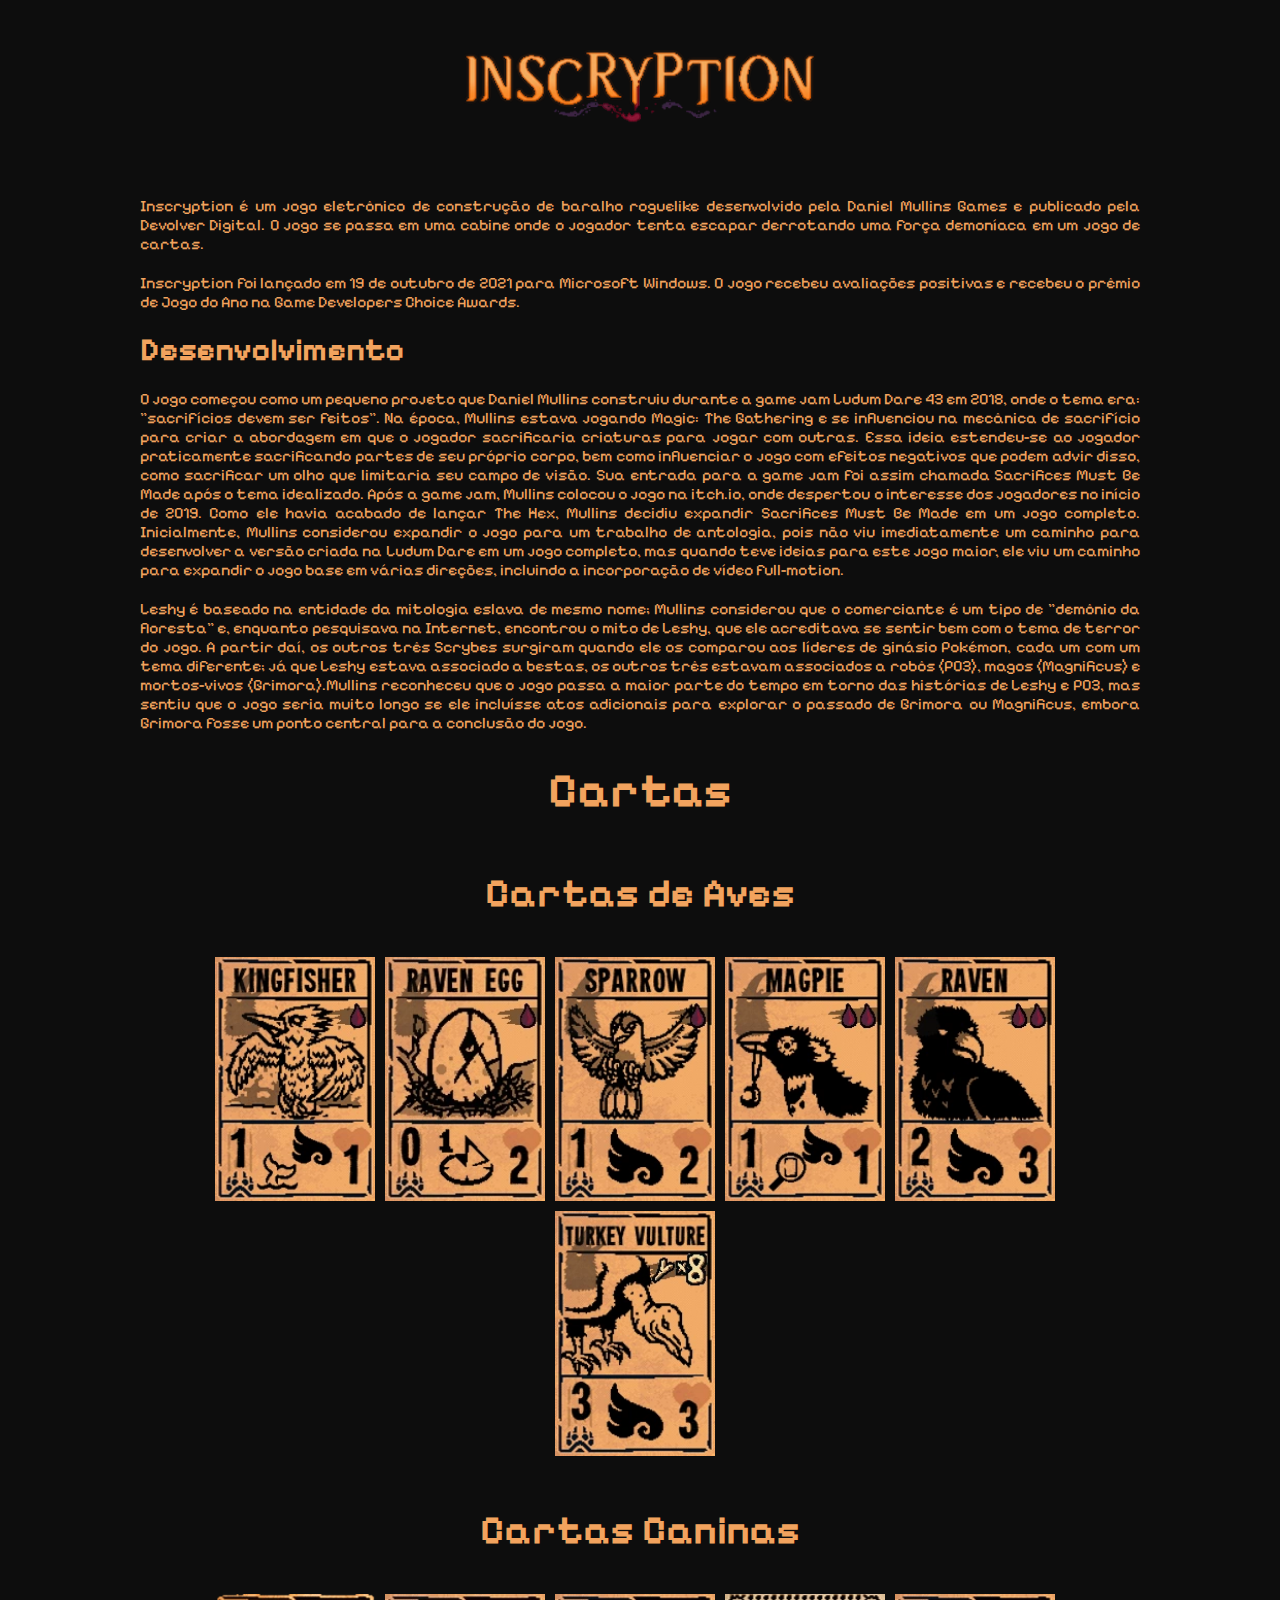
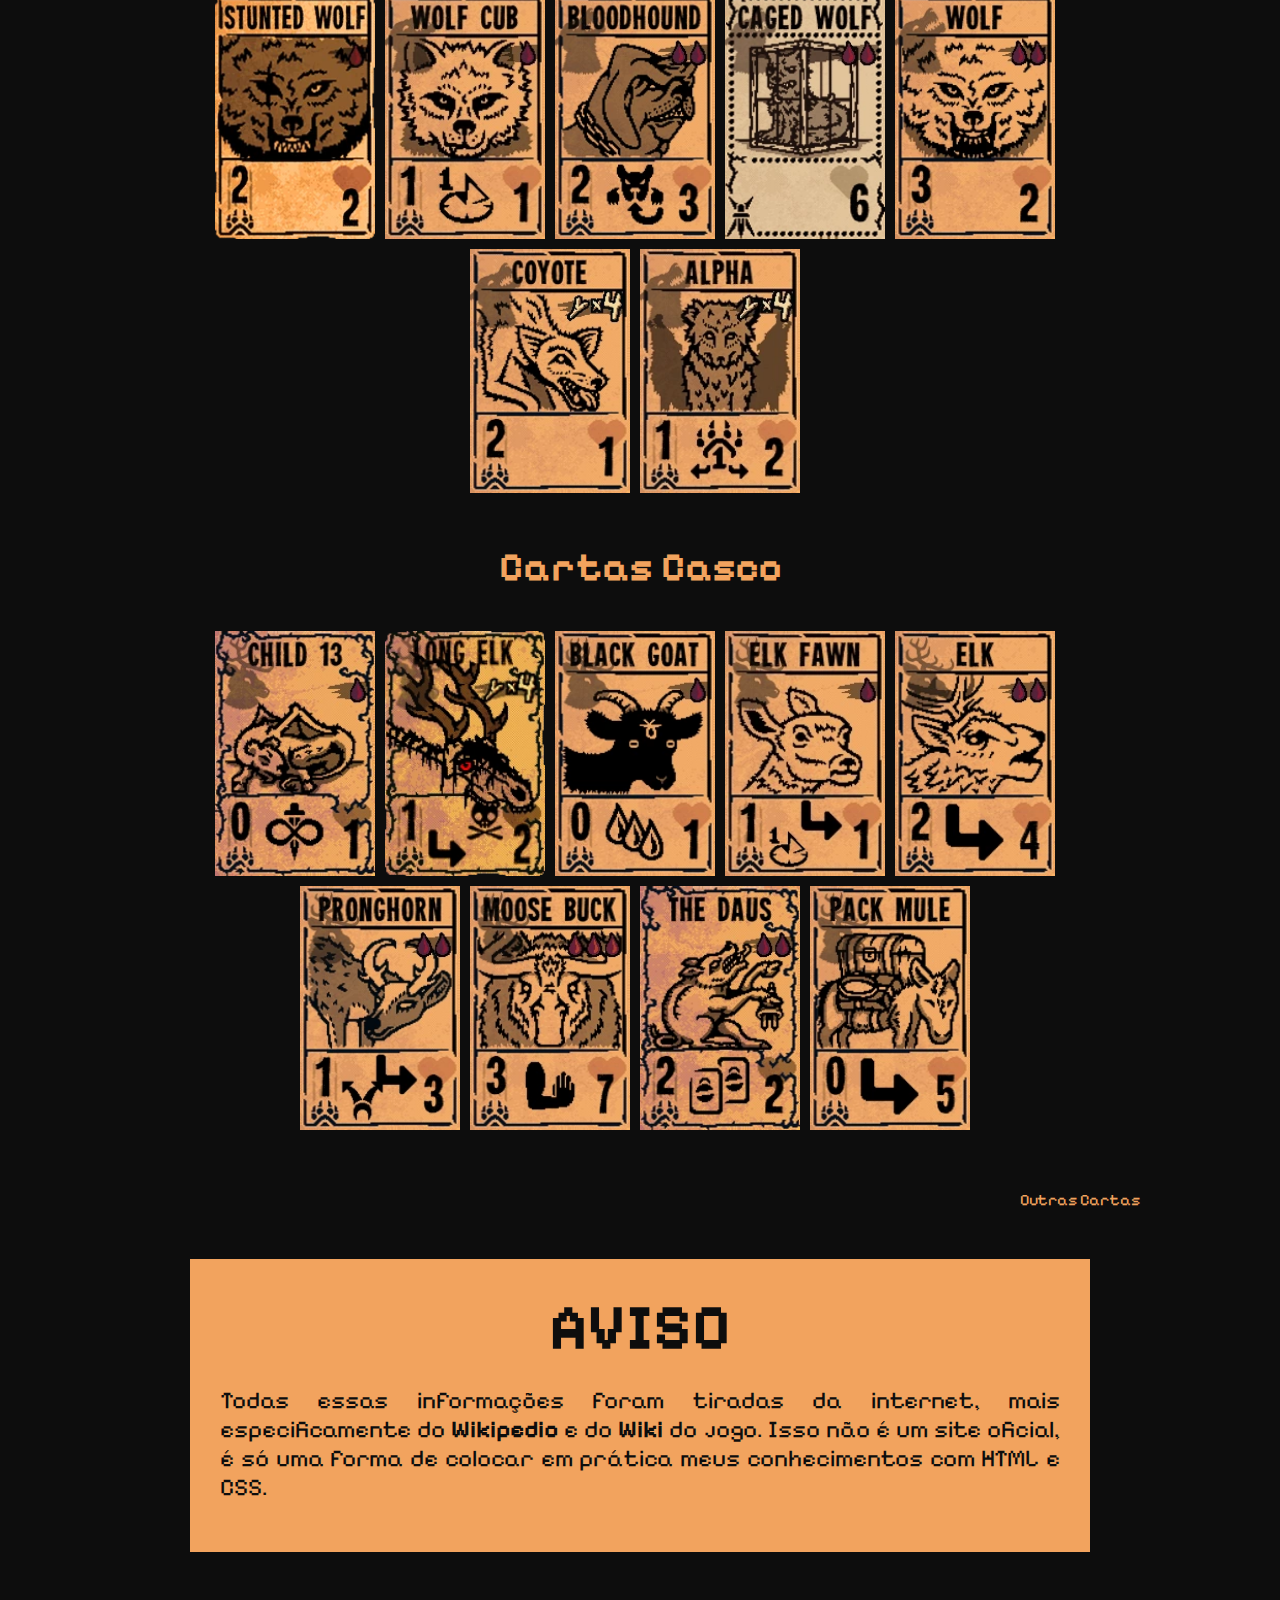
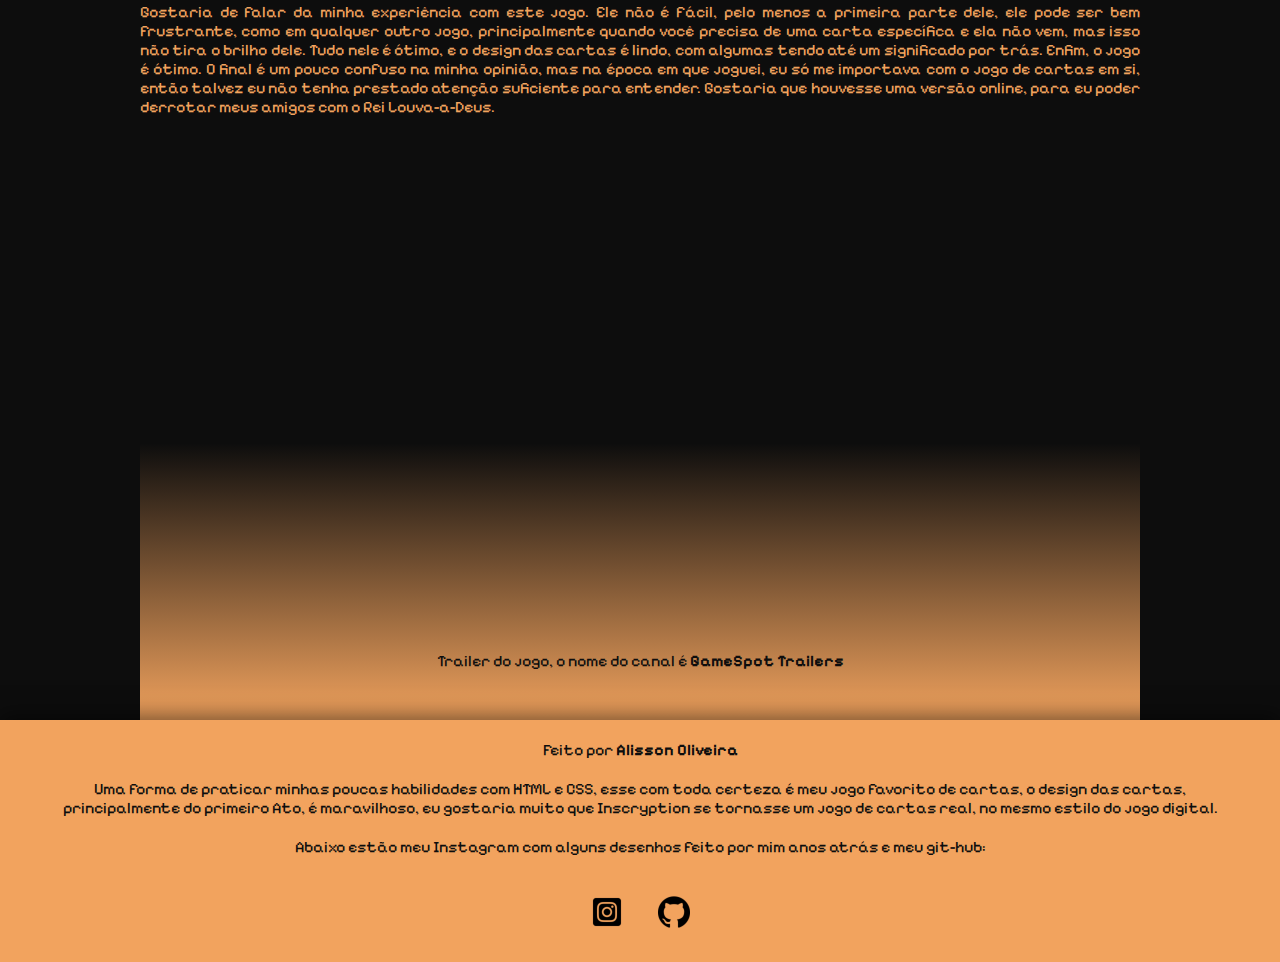
<file: index.html>
<!DOCTYPE html>
<html lang="pt-br">
<head>
    <meta charset="UTF-8">
    <meta name="viewport" content="width=device-width, initial-scale=1.0">
    <title>Inscryption</title>
    <link rel="stylesheet" href="Style/style.css">
    <link rel="shortcut icon" href="Imagens/image copy 7.png" type="image/x-icon">
</head>
<body>
    <header>
        <img src="Imagens/image.png" alt="logo" class="pequena">
    </header>
    <main>
        <article class="sobre">
            <p>Inscryption é um jogo eletrônico de construção de baralho roguelike desenvolvido pela Daniel Mullins Games e publicado pela Devolver Digital. O jogo se passa em uma cabine onde o jogador tenta escapar derrotando uma força demoníaca em um jogo de cartas.</p>
            <p>Inscryption foi lançado em 19 de outubro de 2021 para Microsoft Windows. O jogo recebeu avaliações positivas e recebeu o prêmio de Jogo do Ano na Game Developers Choice Awards.</p>
        </article>
        <article class="desenvolvimento">
            <h1>Desenvolvimento</h1>
            <p>O jogo começou como um pequeno projeto que Daniel Mullins construiu durante a game jam Ludum Dare 43 em 2018, onde o tema era: "sacrifícios devem ser feitos". Na época, Mullins estava jogando Magic: The Gathering e se influenciou na mecânica de sacrifício para criar a abordagem em que o jogador sacrificaria criaturas para jogar com outras. Essa ideia estendeu-se ao jogador praticamente sacrificando partes de seu próprio corpo, bem como influenciar o jogo com efeitos negativos que podem advir disso, como sacrificar um olho que limitaria seu campo de visão. Sua entrada para a game jam foi assim chamada Sacrifices Must Be Made após o tema idealizado. Após a game jam, Mullins colocou o jogo na itch.io, onde despertou o interesse dos jogadores no início de 2019. Como ele havia acabado de lançar The Hex, Mullins decidiu expandir Sacrifices Must Be Made em um jogo completo. Inicialmente, Mullins considerou expandir o jogo para um trabalho de antologia, pois não viu imediatamente um caminho para desenvolver a versão criada na Ludum Dare em um jogo completo, mas quando teve ideias para este jogo maior, ele viu um caminho para expandir o jogo base em várias direções, incluindo a incorporação de vídeo full-motion.</p>
            <p>Leshy é baseado na entidade da mitologia eslava de mesmo nome; Mullins considerou que o comerciante é um tipo de "demônio da floresta" e, enquanto pesquisava na Internet, encontrou o mito de Leshy, que ele acreditava se sentir bem com o tema de terror do jogo. A partir daí, os outros três Scrybes surgiram quando ele os comparou aos líderes de ginásio Pokémon, cada um com um tema diferente; já que Leshy estava associado a bestas, os outros três estavam associados a robôs (P03), magos (Magnificus) e mortos-vivos (Grimora).Mullins reconheceu que o jogo passa a maior parte do tempo em torno das histórias de Leshy e P03, mas sentiu que o jogo seria muito longo se ele incluísse atos adicionais para explorar o passado de Grimora ou Magnificus, embora Grimora fosse um ponto central para a conclusão do jogo.</p>
        </article>

        <section id="grupo-de-cartas">
            <h1>Cartas</h1>
            <h2>Cartas de Aves</h2>
            <section class="cartas">
                <img src="Imagens/Cartas-Aves/image copy.png" alt="card_kingfisher">
                <img src="Imagens/Cartas-Aves/image copy 2.png" alt="card_raven-egg">
                <img src="Imagens/Cartas-Aves/image copy 3.png" alt="card_sparrow">
                <img src="Imagens/Cartas-Aves/image copy 4.png" alt="card_magpie">
                <img src="Imagens/Cartas-Aves/image copy 5.png" alt="card_raven">
                <img src="Imagens/Cartas-Aves/image copy 6.png" alt="card_turkey-vulture">
            </section>

            <h2>Cartas Caninas</h2>
            <section class="cartas">
                <img src="Imagens/Cartas-Caninas/image copy 8.png" alt="card_stunted-wolf">
                <img src="Imagens/Cartas-Caninas/image copy 9.png" alt="card_wolf-cub">
                <img src="Imagens/Cartas-Caninas/image copy 10.png" alt="card_bloodhound">
                <img src="Imagens/Cartas-Caninas/image copy 11.png" alt="card_caged-wolf">
                <img src="Imagens/Cartas-Caninas/image copy 12.png" alt="card_wolf">
                <img src="Imagens/Cartas-Caninas/image copy 13.png" alt="card_coyote">
                <img src="Imagens/Cartas-Caninas/image copy 14.png" alt="card_alpha">
            </section>

            <h2>Cartas Casco</h2>
            <section class="cartas">
                <img src="Imagens/Cartas-Casco/image.png" alt="card_child-13">
                <img src="Imagens/Cartas-Casco/image copy.png" alt="card_long-elk">
                <img src="Imagens/Cartas-Casco/image copy 2.png" alt="card_black-goat">
                <img src="Imagens/Cartas-Casco/image copy 3.png" alt="card_elk-fawn">
                <img src="Imagens/Cartas-Casco/image copy 4.png" alt="card_elk">
                <img src="Imagens/Cartas-Casco/image copy 5.png" alt="card_pronghorn">
                <img src="Imagens/Cartas-Casco/image copy 6.png" alt="card_moose-buck">
                <img src="Imagens/Cartas-Casco/image copy 7.png" alt="card_the-daus">
                <img src="Imagens/Cartas-Casco/image copy 8.png" alt="card_pack-mule">
            </section>
        </section>
        <div class="proxima-pagina"><a href="index2.html" target="_self">Outras Cartas</a></div>
        <aside class="aviso">
            <h2>AVISO</h2>
            <p>Todas essas informações foram tiradas da internet, mais especificamente do <a href="https://en.wikipedia.org/wiki/Inscryption" target="_blank">Wikipedio</a> e do <a href="https://inscryption.fandom.com/wiki/Inscryption_Wiki" target="_blank">Wiki</a> do jogo. Isso não é um site oficial, é só uma forma de colocar em prática meus conhecimentos com HTML e CSS.</p>
        </aside>
        <article>
            <p>Gostaria de falar da minha experiência com este jogo. Ele não é fácil, pelo menos a primeira parte dele, ele pode ser bem frustrante, como em qualquer outro jogo, principalmente quando você precisa de uma carta específica e ela não vem, mas isso não tira o brilho dele. Tudo nele é ótimo, e o design das cartas é lindo, com algumas tendo até um significado por trás. Enfim, o jogo é ótimo. O final é um pouco confuso na minha opinião, mas na época em que joguei, eu só me importava com o jogo de cartas em si, então talvez eu não tenha prestado atenção suficiente para entender. Gostaria que houvesse uma versão online, para eu poder derrotar meus amigos com o Rei Louva-a-Deus.</p>
        </article>
        <div class="video_trailer-inscryption">
            <iframe width="690" height="415" src="https://www.youtube.com/embed/RN5GSIWIN1k?si=FIVLEXQ3loYAyyPD" title="YouTube video player" frameborder="0" allow="accelerometer; autoplay; clipboard-write; encrypted-media; gyroscope; picture-in-picture; web-share" referrerpolicy="strict-origin-when-cross-origin" allowfullscreen></iframe>
            <p>Trailer do jogo, o nome do canal é <a href="https://www.youtube.com/@GameSpotTrailers" target="_blank"><strong>GameSpot Trailers</strong></a></p>
        </div>
    </main>

    <footer>
        <p class="feito-por">Feito por <strong>Alisson Oliveira</strong></p>
        <p class="discrição">Uma forma de praticar minhas poucas habilidades com HTML e CSS, esse com toda certeza é meu jogo favorito de cartas, o design das cartas, principalmente do primeiro Ato, é maravilhoso, eu gostaria muito que Inscryption se tornasse um jogo de cartas real, no mesmo estilo do jogo digital.</p>
        <p class="contatos-abaixo">Abaixo estão meu Instagram com alguns desenhos feito por mim anos atrás e meu git-hub:</p>
        <div id="contatos">

            <a href="https://www.instagram.com/" target="_blank"
            class="contato-instagram"><img src="image copy.png" alt="Instagram_icon"></a>

            <a href="https://github.com/AlissonSena123" target="_blank" class="contato-git-hub"><img src="image copy 2.png" alt="Git-Hub_icon"></a>

        </div>
    </footer>
</body>
</html>
</file>
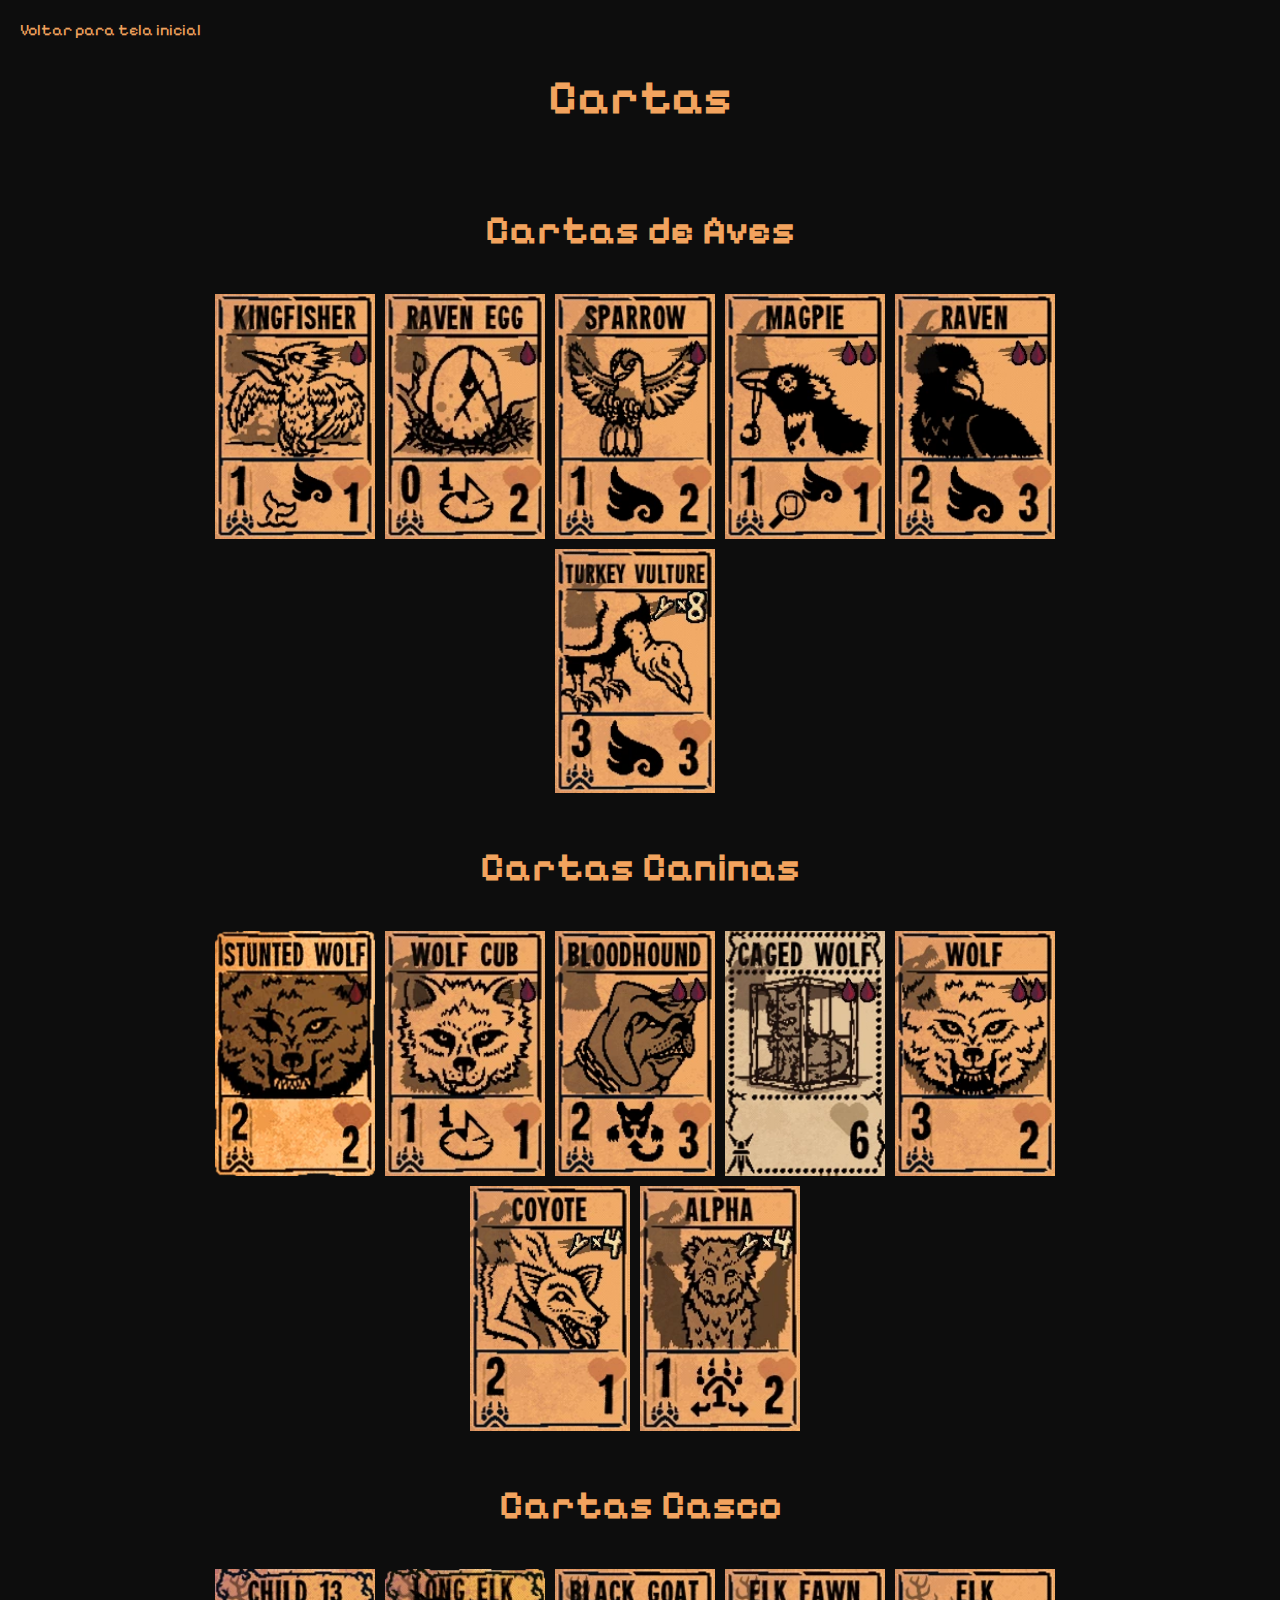
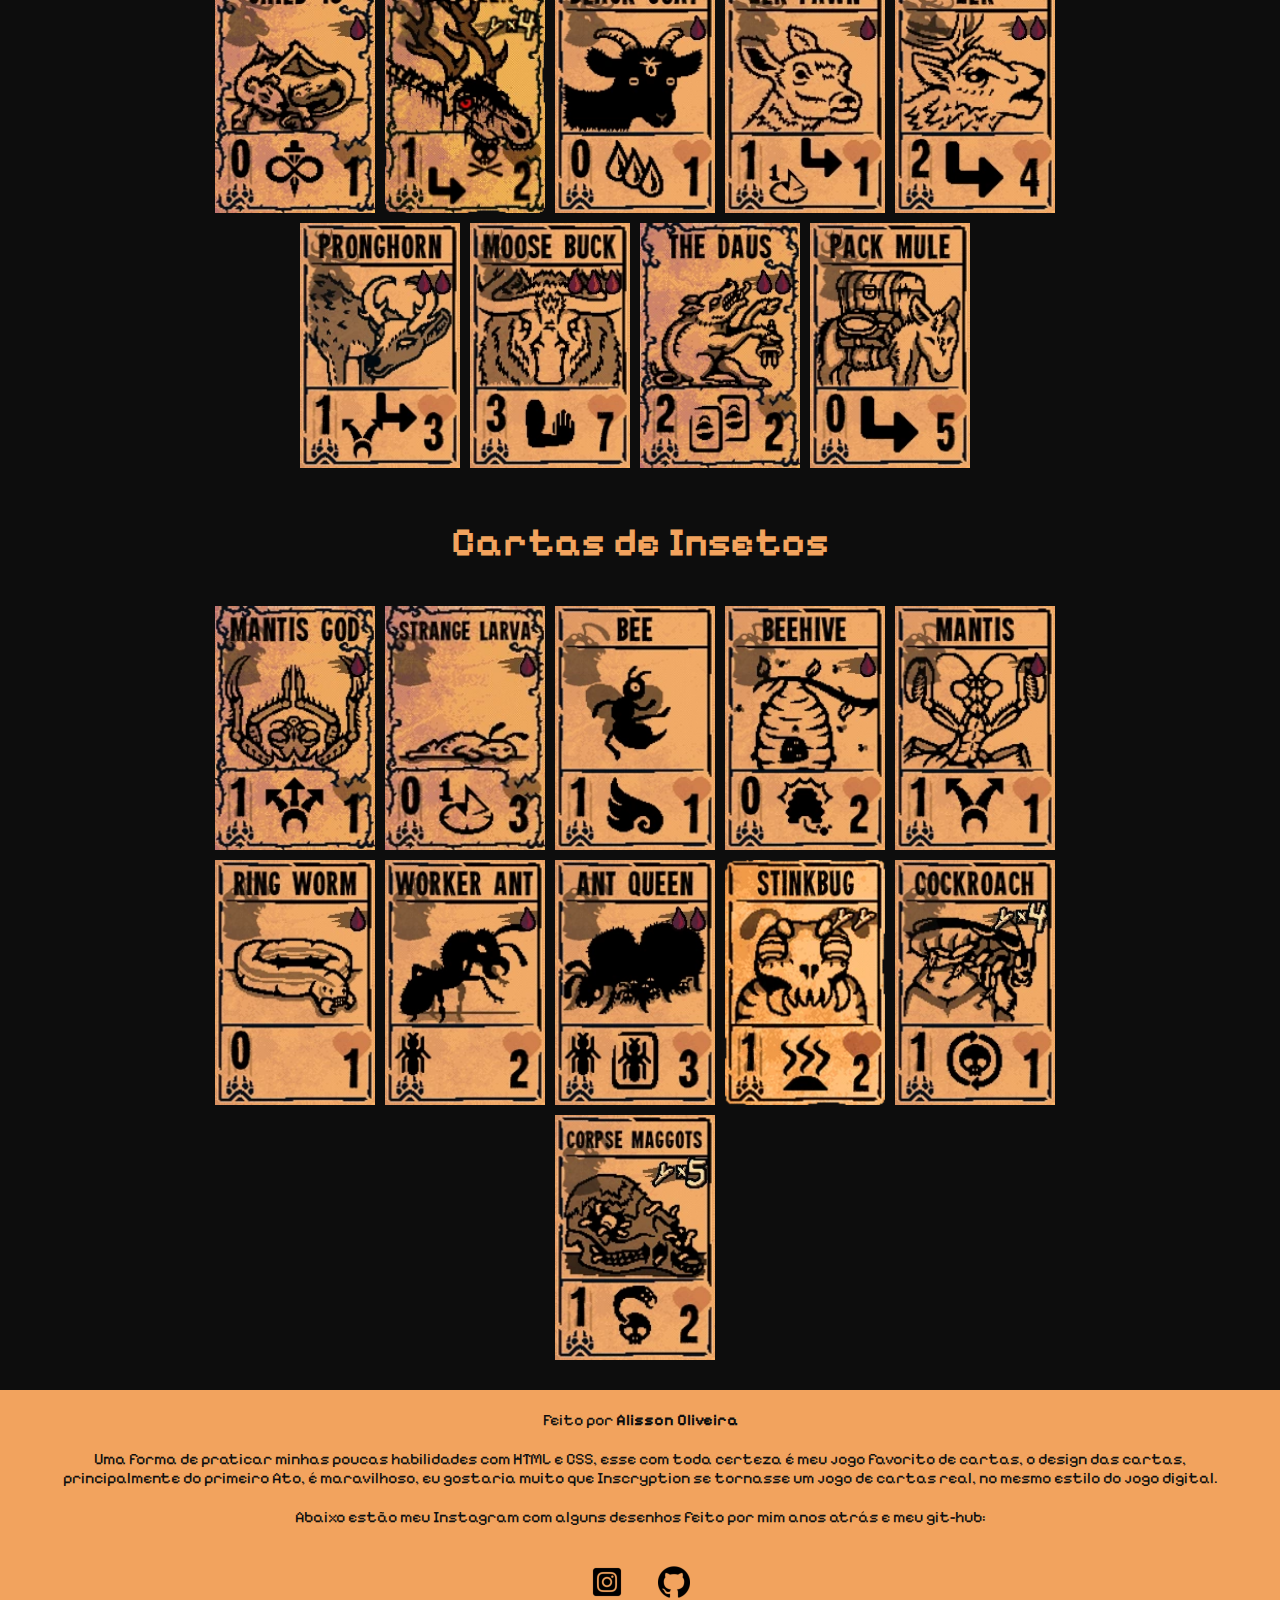
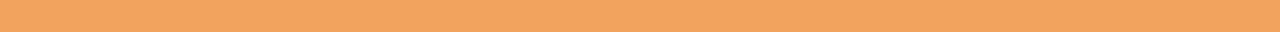
<file: index2.html>
<!DOCTYPE html>
<html lang="pt-br">
<head>
    <meta charset="UTF-8">
    <meta name="viewport" content="width=device-width, initial-scale=1.0">
    <title>Inscryption</title>
    <link rel="stylesheet" href="Style/style2.css">
    <link rel="shortcut icon" href="Imagens/image copy 7.png" type="image/x-icon">
</head>
<body>
    <header>
        <a href="index.html" target="_self">Voltar para tela inicial</a>
        <h1>Cartas</h1>
    </header>
    <main>
        <section id="grupo-de-cartas">

            <h2>Cartas de Aves</h2>
            <section class="cartas">
                <img src="Imagens/Cartas-Aves/image copy.png" alt="card_kingfisher">
                <img src="Imagens/Cartas-Aves/image copy 2.png" alt="card_raven-egg">
                <img src="Imagens/Cartas-Aves/image copy 3.png" alt="card_sparrow">
                <img src="Imagens/Cartas-Aves/image copy 4.png" alt="card_magpie">
                <img src="Imagens/Cartas-Aves/image copy 5.png" alt="card_raven">
                <img src="Imagens/Cartas-Aves/image copy 6.png" alt="card_turkey-vulture">
            </section>

            <h2>Cartas Caninas</h2>
            <section class="cartas">
                <img src="Imagens/Cartas-Caninas/image copy 8.png" alt="card_stunted-wolf">
                <img src="Imagens/Cartas-Caninas/image copy 9.png" alt="card_wolf-cub">
                <img src="Imagens/Cartas-Caninas/image copy 10.png" alt="card_bloodhound">
                <img src="Imagens/Cartas-Caninas/image copy 11.png" alt="card_caged-wolf">
                <img src="Imagens/Cartas-Caninas/image copy 12.png" alt="card_wolf">
                <img src="Imagens/Cartas-Caninas/image copy 13.png" alt="card_coyote">
                <img src="Imagens/Cartas-Caninas/image copy 14.png" alt="card_alpha">
            </section>

            <h2>Cartas Casco</h2>
            <section class="cartas">
                <img src="Imagens/Cartas-Casco/image.png" alt="card_child-13">
                <img src="Imagens/Cartas-Casco/image copy.png" alt="card_long-elk">
                <img src="Imagens/Cartas-Casco/image copy 2.png" alt="card_black-goat">
                <img src="Imagens/Cartas-Casco/image copy 3.png" alt="card_elk-fawn">
                <img src="Imagens/Cartas-Casco/image copy 4.png" alt="card_elk">
                <img src="Imagens/Cartas-Casco/image copy 5.png" alt="card_pronghorn">
                <img src="Imagens/Cartas-Casco/image copy 6.png" alt="card_moose-buck">
                <img src="Imagens/Cartas-Casco/image copy 7.png" alt="card_the-daus">
                <img src="Imagens/Cartas-Casco/image copy 8.png" alt="card_pack-mule">
            </section>

            <h2>Cartas de Insetos</h2>
            <section class="cartas">
                <img src="Imagens/Cartas-Insetos/image.png" alt="card_mantis-god">
                <img src="Imagens/Cartas-Insetos/image copy.png" alt="card_strange-larva">
                <img src="Imagens/Cartas-Insetos/image copy 2.png" alt="card_bee">
                <img src="Imagens/Cartas-Insetos/image copy 3.png" alt="card_beehive">
                <img src="Imagens/Cartas-Insetos/image copy 4.png" alt="card_mantis">
                <img src="Imagens/Cartas-Insetos/image copy 5.png" alt="card_ring-worn">
                <img src="Imagens/Cartas-Insetos/image copy 6.png" alt="card_worker-ant">
                <img src="Imagens/Cartas-Insetos/image copy 7.png" alt="card_ant-queen">
                <img src="Imagens/Cartas-Insetos/image copy 8.png" alt="card_stinkbug">
                <img src="Imagens/Cartas-Insetos/image copy 9.png" alt="card_cockroach">
                <img src="Imagens/Cartas-Insetos/image copy 10.png" alt="card_corpse-maggots">
            </section>
        </section>
    </main>
    <footer>
        <p class="feito-por">Feito por <strong>Alisson Oliveira</strong></p>
        <p class="discrição">Uma forma de praticar minhas poucas habilidades com HTML e CSS, esse com toda certeza é meu jogo favorito de cartas, o design das cartas, principalmente do primeiro Ato, é maravilhoso, eu gostaria muito que Inscryption se tornasse um jogo de cartas real, no mesmo estilo do jogo digital.</p>
        <p class="contatos-abaixo">Abaixo estão meu Instagram com alguns desenhos feito por mim anos atrás e meu git-hub:</p>
        <div id="contatos">

            <a href="https://www.instagram.com/" target="_blank"
            class="contato-instagram"><img src="image copy.png" alt="Instagram_icon"></a>

            <a href="https://github.com/AlissonSena123" target="_blank" class="contato-git-hub"><img src="image copy 2.png" alt="Git-Hub_icon"></a>

        </div>
    </footer>
</body>
</html>
</file>
<file: Style/style.css>
@import url('https://fonts.googleapis.com/css2?family=Pixelify+Sans:wght@400..700&display=swap');


:root{
    --cor1: #D9631E;
    --cor2: #0D0D0D;
    --cor3: #F2A35E;
    --cor_branco: #F2F2F2;

    --font: "Pixelify Sans";
}

*{
    margin: 0px;
    padding: 0px;
}

body{
    background-color: var(--cor2);
    color: var(--cor3);
    font-family: var(--font);
    text-align: justify;
}

header{
    padding: 20px;
    margin-bottom: 30px;
}

header img{
    padding-top: 30px;
    width: 100%;
}

header img.pequena{
    max-width: 360px;
    display: block;
    margin: auto;
}

main{
    padding: 20px;
    max-width: 1000px;
    min-width: 160px;
    margin: auto; 
    
}

p{
    margin-bottom: 20px;
}

h1{
    margin-bottom: 20px;
    font-size: 2em;
}


#grupo-de-cartas{
    margin-bottom: 50px;
}

#grupo-de-cartas h1{
    margin-top: 30px;
    text-align: center;
    font-size: 3em;
}

#grupo-de-cartas h2{
    text-align: center;
    padding: 30px;
    font-size: 2.5em;
    margin: 10px;
}


.cartas{
    display: flex;
    flex-wrap: wrap;
    justify-content: center;
}

.cartas img{
    margin: 0px 10px 10px 0px;
    max-width: 1000px;
    min-width: 160px;
}

.proxima-pagina{
    text-align: end;
}

.proxima-pagina a{
    color: var(--cor3);
    text-decoration: none;
}

.proxima-pagina a:hover{
    text-decoration: underline;
}

.proxima-pagina a:hover::after{
    content: ' >';
}

.aviso{
    padding: 30px;
    background-color: var(--cor3);
    color: var(--cor2);
    margin: 50px;
}

.aviso h2{
    margin-bottom: 20px;
    font-size: 4em;
    text-align: center;
}


.aviso p{
    font-size: 1.5em;
    word-break: break-word;
}

.aviso a{
    font-weight: bold;
    text-decoration: none;
    color: var(--cor2);
}

.aviso a:hover{
    text-decoration: underline;
}

.video_trailer-inscryption{
    background-image: linear-gradient(to bottom, transparent 50%, var(--cor3));
    padding: 30px;
    margin-top: 50px;
    margin-bottom: -20px;
}

.video_trailer-inscryption p{
    margin: 20px 0px;
    text-align: center;
    color: var(--cor2);
}

.video_trailer-inscryption p a{
    text-decoration: none;
    color: var(--cor2);
}

.video_trailer-inscryption p a:hover{
    text-decoration: underline;
    color: var(--cor_branco);
}

.video_trailer-inscryption iframe{
    display: block;
    max-width: 100%;
    min-width: 50%;
    margin: auto;
    margin-bottom: 40px;
}

footer{
    box-shadow: 0px -5px 20px rgba(0, 0, 0, 0.514);
    background-color: var(--cor3);
    padding: 10px;
    color: var(--cor2);
}

footer .feito-por{
    padding-top: 10px;
    text-align: center;
}


footer .discrição{
    text-align: center;
    padding: 0px 50px;
}



footer .contatos-abaixo{
    text-align: center;
}

#contatos{
    display: flex;
    padding: 20px 20px;
    justify-content: center;
}

.contato-instagram{
    margin: 0px 35px 0px 0px;
}


.contato-git-hub{
    margin: 0px 0px 0px 0px;
}
</file>
<file: Style/style2.css>
@import url('https://fonts.googleapis.com/css2?family=Pixelify+Sans:wght@400..700&display=swap');

:root{
    --cor1: #D9631E;
    --cor2: #0D0D0D;
    --cor3: #F2A35E;
    --cor_branco: #F2F2F2;

    --font: "Pixelify Sans";
}

*{
    margin: 0px;
    padding: 0px;
}

body{
    background-color: var(--cor2);
    color: var(--cor_branco);
    font-family: var(--font);
    color: var(--cor3);
}

header{
    padding: 20px;
}

header h1{
    text-align: center;
    font-size: 3em;
    padding-top: 30px;
}

header a{
    text-decoration: none;
    color: var(--cor3);
}

header a:hover{
    text-decoration: underline;
}

p{
    margin-bottom: 20px;
}

main{
    padding: 20px;
    max-width: 1000px;
    min-width: 160px;
    text-align: justify;
    margin: auto;
}

#grupo-de-cartas h1{
    margin-top: 30px;
    text-align: center;
    font-size: 3em;
}

#grupo-de-cartas h2{
    text-align: center;
    padding: 30px;
    font-size: 2.5em;
    margin: 10px;
}

.cartas{
    display: flex;
    flex-wrap: wrap;
    justify-content: center;
}

.cartas img{
    margin: 0px 10px 10px 0px;
    max-width: 1000px;
    min-width: 160px;
}

footer{
    background-color: var(--cor3);
    padding: 10px;
    color: var(--cor2);
}

footer .feito-por{
    padding-top: 10px;
    text-align: center;
}


footer .discrição{
    text-align: center;
    padding: 0px 50px;
}


footer .contatos-abaixo{
    text-align: center;
}

#contatos{
    display: flex;
    padding: 20px 20px;
    justify-content: center;
}

.contato-instagram{
    margin: 0px 35px 0px 0px;
}


.contato-git-hub{
    margin: 0px 0px 0px 0px;
}
</file>
